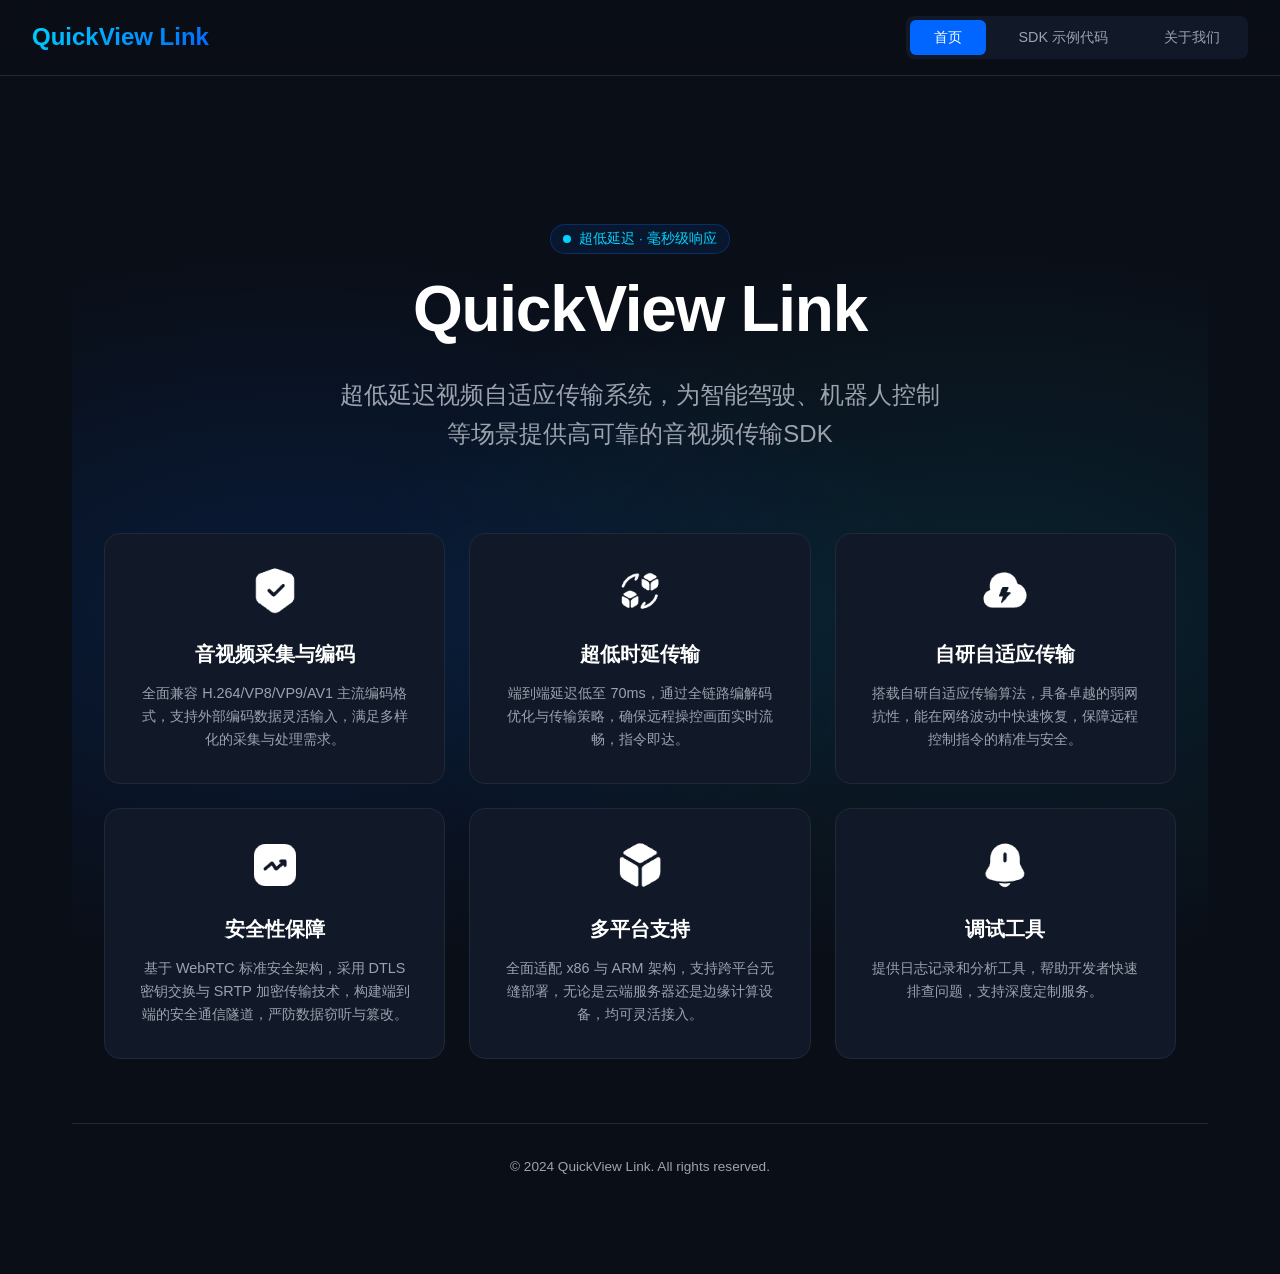
<file: index.html>
<!DOCTYPE html>
<html lang="zh-CN">
<head>
    <meta charset="UTF-8">
    <meta name="viewport" content="width=device-width, initial-scale=1.0, maximum-scale=5.0">
    <title>QuickView Link - 超低延迟视频自适应传输系统</title>
    <link rel="stylesheet" href="css/style.css">
</head>
<body>
    <!-- Navigation -->
    <nav>
        <div class="nav-container">
            <div class="logo">QuickView Link</div>
            <div class="nav-tabs">
                <button class="tab-btn active" data-tab="home">首页</button>
                <button class="tab-btn" data-tab="code">SDK 示例代码</button>
                <button class="tab-btn" data-tab="about">关于我们</button>
            </div>
        </div>
    </nav>

    <!-- Home Tab -->
    <div class="tab-content active" id="home">
        <section class="hero">
            <div class="hero-badge">
                <span>超低延迟 · 毫秒级响应</span>
            </div>
            <h1>QuickView Link</h1>
            <p class="hero-subtitle">超低延迟视频自适应传输系统，为智能驾驶、机器人控制等场景提供高可靠的音视频传输SDK</p>
            
            <div class="features">
                <div class="feature-card">
                    <img src="images/icon-1.png" alt="音视频采集" class="feature-icon">
                    <h3>音视频采集与编码</h3>
                    <p>全面兼容 H.264/VP8/VP9/AV1 主流编码格式，支持外部编码数据灵活输入，满足多样化的采集与处理需求。</p>
                </div>

                <div class="feature-card">
                    <img src="images/icon-2.png" alt="超低延迟" class="feature-icon">
                    <h3>超低时延传输</h3>
                    <p>端到端延迟低至 70ms，通过全链路编解码优化与传输策略，确保远程操控画面实时流畅，指令即达。</p>
                </div>

                <div class="feature-card">
                    <img src="images/icon-3.png" alt="自适应传输" class="feature-icon">
                    <h3>自研自适应传输</h3>
                    <p>搭载自研自适应传输算法，具备卓越的弱网抗性，能在网络波动中快速恢复，保障远程控制指令的精准与安全。</p>
                </div>

                <div class="feature-card">
                    <img src="images/icon-4.png" alt="安全性" class="feature-icon">
                    <h3>安全性保障</h3>
                    <p>基于 WebRTC 标准安全架构，采用 DTLS 密钥交换与 SRTP 加密传输技术，构建端到端的安全通信隧道，严防数据窃听与篡改。</p>
                </div>

                <div class="feature-card">
                    <img src="images/icon-5.png" alt="多设备" class="feature-icon">
                    <h3>多平台支持</h3>
                    <p>全面适配 x86 与 ARM 架构，支持跨平台无缝部署，无论是云端服务器还是边缘计算设备，均可灵活接入。</p>
                </div>

                <div class="feature-card">
                    <img src="images/icon-6.png" alt="调试工具" class="feature-icon">
                    <h3>调试工具</h3>
                    <p>提供日志记录和分析工具，帮助开发者快速排查问题，支持深度定制服务。</p>
                </div>
            </div>
        </section>

        <footer>
            © 2024 QuickView Link. All rights reserved.
        </footer>
    </div>

    <!-- Code Tab -->
    <div class="tab-content" id="code">
        <section class="code-section">
            <h2>SDK 示例代码</h2>
            <div class="code-container">
                <div class="code-header">
                    <span class="code-dot red"></span>
                    <span class="code-dot yellow"></span>
                    <span class="code-dot green"></span>
                    <span class="code-title">quickview-demo.cpp</span>
                </div>
                <pre><code><span class="comment">#include "quickview_api.h"</span>
<span class="comment">#include "reader.h"</span>

<span class="keyword">int</span> main()
{
  std::string addr = <span class="string">"wss://your-server.com/ws/server/signal"</span>;
  std::string room_id = <span class="string">"10"</span>;
  std::string filename = <span class="string">"test.h264"</span>;

  <span class="comment">// 创建QuickView Link客户端实例</span>
  <span class="keyword">auto</span> instance = quickview_sdk::QuickViewClient::Create(addr, room_id, filename);

  <span class="comment">// 添加视频轨道（trackId: 10000）</span>
  instance-&gt;<span class="function">AddTrack</span>(10000);

  <span class="comment">// 创建H264视频读取器</span>
  std::shared_ptr&lt;Reader&gt; m_h264_reader = std::make_shared&lt;H264Reader&gt;(filename, 10);
  m_h264_reader-&gt;<span class="function">SetDataCallback</span>([&amp;instance](<span class="keyword">const</span> <span class="keyword">char</span> *data, <span class="keyword">int</span> size){
    <span class="keyword">static</span> <span class="keyword">int</span> frameId = 0;
    <span class="keyword">if</span>(instance){
      <span class="comment">// 输入视频帧：数据、大小、轨道ID、时间戳、帧ID</span>
      instance-&gt;<span class="function">InputFrame</span>((<span class="keyword">const</span> uint8_t*)data, size, 10000, 200, frameId++);
    }
  });
  m_h264_reader-&gt;<span class="function">Start</span>();

  <span class="comment">// 创建PCM音频读取器（单声道、48kHz、int16）</span>
  std::shared_ptr&lt;Reader&gt; m_pcm_reader = std::make_shared&lt;PCMReader&gt;(<span class="string">"output_mono.pcm"</span>, 10, 960);
  m_pcm_reader-&gt;<span class="function">SetDataCallback</span>([&amp;instance](<span class="keyword">const</span> <span class="keyword">char</span> *data, <span class="keyword">int</span> size){
    <span class="keyword">if</span>(instance){
      instance-&gt;<span class="function">InputAudioData</span>(data, size);
    }
  });
  m_pcm_reader-&gt;<span class="function">Start</span>();

  <span class="comment">// 设置连接回调</span>
  instance-&gt;<span class="function">SetOnConnected</span>([m_h264_reader](){
    m_h264_reader-&gt;<span class="function">ResetToBeginning</span>();
    std::cout &lt;&lt; <span class="string">"和对端建立音视频连接"</span> &lt;&lt; std::endl;
  });

  instance-&gt;<span class="function">SetOnDisconnected</span>([](){
    std::cout &lt;&lt; <span class="string">"和对端断开音视频连接"</span> &lt;&lt; std::endl;
  });

  <span class="comment">// 接收远端音频数据回调</span>
  instance-&gt;<span class="function">setOnAudioFrameReceived</span>([](<span class="keyword">const</span> uint8_t *buffer, <span class="keyword">int</span> size){
    std::cout &lt;&lt; <span class="string">"接收到音频数据"</span> &lt;&lt; std::endl;
  });

  <span class="comment">// 启动SDK</span>
  instance-&gt;<span class="function">Start</span>();

  <span class="comment">// 主循环（实际应用中应根据需要处理）</span>
  <span class="keyword">while</span> (<span class="keyword">true</span>) {
    std::this_thread::sleep_for(std::chrono::milliseconds(10));
  }

  <span class="comment">// 清理资源</span>
  m_h264_reader-&gt;<span class="function">Stop</span>();
  instance-&gt;<span class="function">Stop</span>();

  <span class="keyword">return</span> 0;
}</code></pre>
            </div>
        </section>

        <footer>
            © 2024 QuickView Link. All rights reserved.
        </footer>
    </div>

    <!-- About Tab -->
    <div class="tab-content" id="about">
        <section class="about-section">
            <h2>关于我们</h2>
            <div class="about-content">
                <p>QuickView Link 专注于为智能驾驶、机器人控制、无人机巡检等场景提供超低时延音视频传输解决方案。核心团队深耕音视频编解码、自适应网络传输与实时通信领域多年，致力于为企业客户提供高可靠、易集成、安全合规的 SDK 产品与技术支撑，助力远程操控与实时监控业务高效落地。</p>
                
                <h3>核心优势</h3>
                <ul>
                    <li><strong>超低时延传输：</strong>端到端延迟低至 70ms，全链路优化保障画面实时流畅，指令精准可达</li>
                    <li><strong>自研自适应算法：</strong>智能感知网络波动，弱网环境下快速恢复，确保关键任务不中断</li>
                    <li><strong>多编码多平台支持：</strong>兼容 H.264/VP8/VP9/AV1，全面适配 x86/ARM 架构，灵活部署于云端、边缘与终端设备</li>
                    <li><strong>企业级安全架构：</strong>基于 DTLS+SRTP 端到端加密，符合行业安全规范，严防数据泄露与篡改</li>
                    <li><strong>开放定制服务：</strong>提供 API 级灵活接入与深度定制能力，快速响应企业个性化需求</li>
                </ul>
                
                <h3>目标用户</h3>
                <ul>
                    <li>智能出行：汽车制造商、自动驾驶方案商、车队运营管理平台</li>
                    <li>机器人领域：服务机器人、工业机器人、巡检/安防机器人厂商</li>
                    <li>低空经济：无人机整机厂商、远程飞控平台、空中巡检服务商</li>
                    <li>行业监控：智慧城市、电力巡检、应急指挥等实时监控场景</li>
                </ul>

                <h3>联系我们</h3>
                <p>邮箱：yangpei11@pku.edu.cn</p>

                <div class="stats">
                    <div class="stat-item">
                        <div class="stat-number">70ms</div>
                        <div class="stat-label">超低延迟</div>
                    </div>
                    <div class="stat-item">
                        <div class="stat-number">99.9%</div>
                        <div class="stat-label">传输稳定性</div>
                    </div>
                    <div class="stat-item">
                        <div class="stat-number">DTLS/SRTP</div>
                        <div class="stat-label">安全保障</div>
                    </div>
                </div>
            </div>
        </section>

        <footer>
            © 2024 QuickView Link. All rights reserved.
        </footer>
    </div>

    <script src="js/main.js"></script>
</body>
</html>
</file>
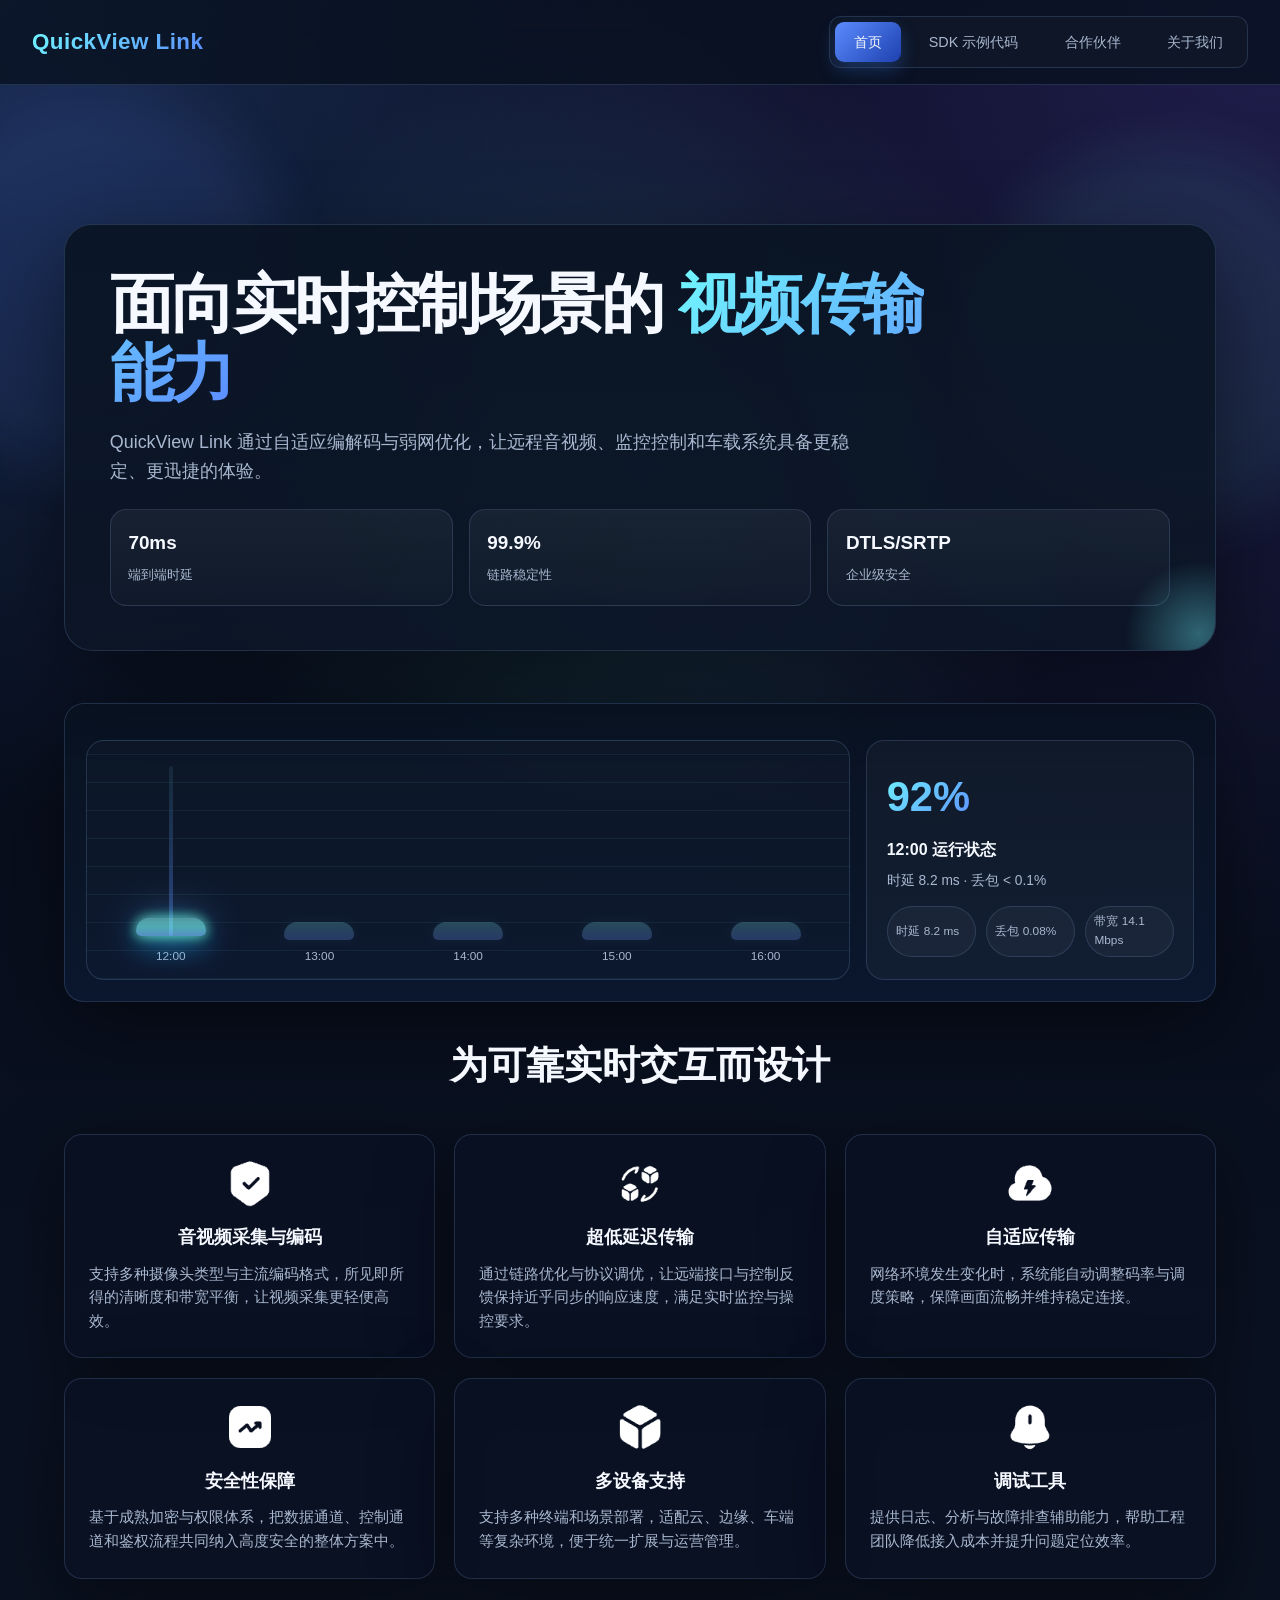
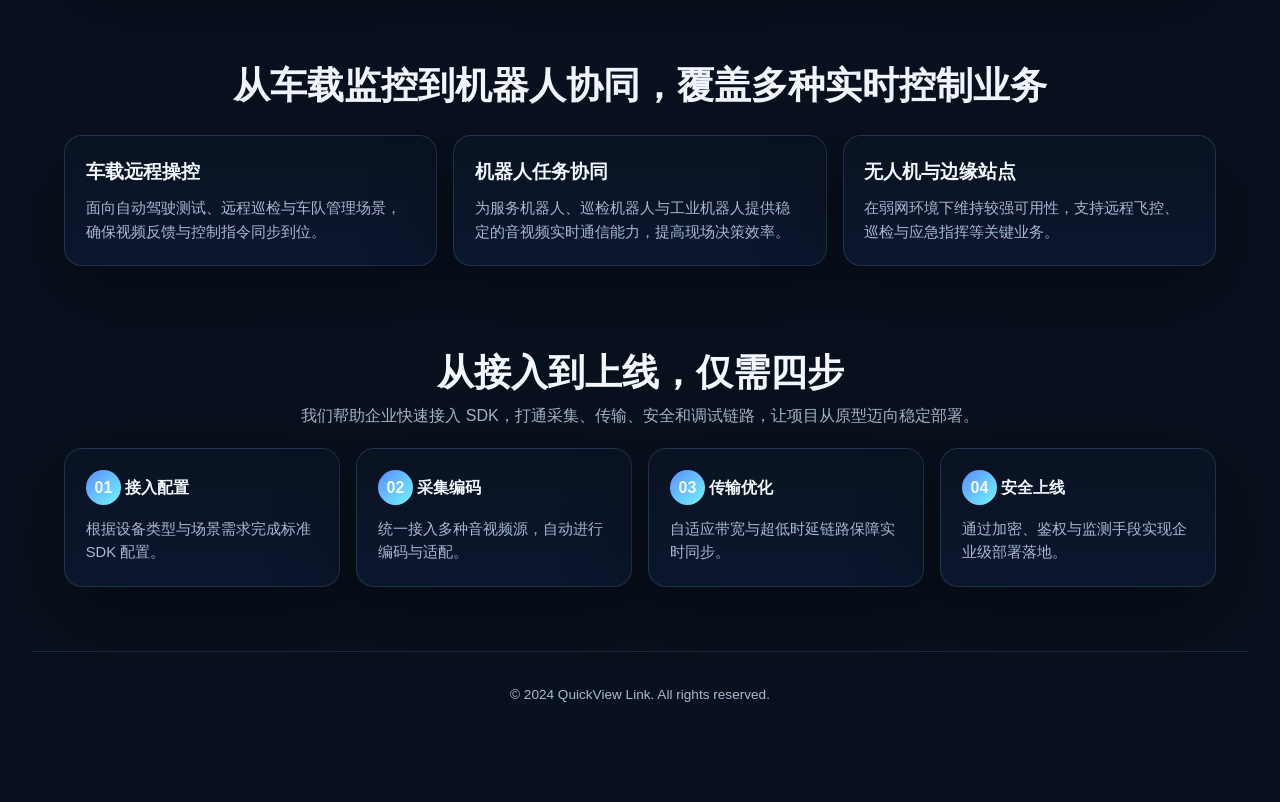
<file: quickview-link/index.html>
<!DOCTYPE html>
<html lang="zh-CN">
<head>
    <meta charset="UTF-8">
    <meta name="viewport" content="width=device-width, initial-scale=1.0, maximum-scale=5.0">
    <title>QuickView Link - 超低延迟视频自适应传输系统</title>
    <link rel="stylesheet" href="css/style.css">
</head>
<body>
    <nav>
        <div class="nav-container">
            <div class="logo">QuickView Link</div>
            <div class="nav-tabs">
                <a class="tab-btn active" href="#home" data-tab="home">首页</a>
                <a class="tab-btn" href="#code" data-tab="code">SDK 示例代码</a>
                <a class="tab-btn" href="partners.html" data-tab="partners">合作伙伴</a>
                <a class="tab-btn" href="#about" data-tab="about">关于我们</a>
            </div>
        </div>
    </nav>

    <div class="tab-content active" id="home">
        <section class="hero">
            <div class="hero-grid">
                <div class="hero-copy">
                    
                    <h1>面向实时控制场景的 <span>视频传输能力</span></h1>
                    <p class="hero-subtitle">QuickView Link 通过自适应编解码与弱网优化，让远程音视频、监控控制和车载系统具备更稳定、更迅捷的体验。</p>

                    <div class="hero-stats">
                        <div class="mini-stat">
                            <strong>70ms</strong>
                            <span>端到端时延</span>
                        </div>
                        <div class="mini-stat">
                            <strong>99.9%</strong>
                            <span>链路稳定性</span>
                        </div>
                        <div class="mini-stat">
                            <strong>DTLS/SRTP</strong>
                            <span>企业级安全</span>
                        </div>
                    </div>
                </div>
            </div>

            <div class="analytics-section">
                <div class="analytics-header">
                </div>

                <div class="chart-card">
                    <div class="chart-legend">
                    
                    </div>

                    <div class="chart-grid">
                        <div class="chart-bars" aria-label="实时链路性能图表">
                            <button class="chart-bar active" data-label="12:00" data-score="92" data-note="时延 8.2 ms · 丢包 < 0.1%">
                                <span class="chart-fill"></span>
                                <span class="chart-time">12:00</span>
                            </button>
                            <button class="chart-bar" data-label="13:00" data-score="84" data-note="时延 10.4 ms · 带宽波动平稳">
                                <span class="chart-fill"></span>
                                <span class="chart-time">13:00</span>
                            </button>
                            <button class="chart-bar" data-label="14:00" data-score="78" data-note="时延 11.0 ms · 负载恢复中">
                                <span class="chart-fill"></span>
                                <span class="chart-time">14:00</span>
                            </button>
                            <button class="chart-bar" data-label="15:00" data-score="89" data-note="时延 9.1 ms · 传输稳定率提升">
                                <span class="chart-fill"></span>
                                <span class="chart-time">15:00</span>
                            </button>
                            <button class="chart-bar" data-label="16:00" data-score="96" data-note="时延 7.8 ms · 关键链路最优">
                                <span class="chart-fill"></span>
                                <span class="chart-time">16:00</span>
                            </button>
                        </div>

                        <div class="chart-detail" id="chart-detail">
                            <div class="detail-score">92%</div>
                            <div class="detail-title">12:00 运行状态</div>
                            <div class="detail-note">时延 8.2 ms · 丢包 < 0.1%</div>
                            <div class="detail-meta">
                                <span id="detail-latency">时延 8.2 ms</span>
                                <span id="detail-loss">丢包 0.08%</span>
                                <span id="detail-bandwidth">带宽 14.1 Mbps</span>
                            </div>
                        </div>
                    </div>
                </div>
            </div>

            <div class="feature-intro" id="features">
                
                <h2>为可靠实时交互而设计</h2>
            </div>

            <div class="features">
                <div class="feature-card">
                    <img src="../images/icon-1.png" alt="音视频采集" class="feature-icon">
                    <h3>音视频采集与编码</h3>
                    <p>支持多种摄像头类型与主流编码格式，所见即所得的清晰度和带宽平衡，让视频采集更轻便高效。</p>
                </div>

                <div class="feature-card">
                    <img src="../images/icon-2.png" alt="超低延迟" class="feature-icon">
                    <h3>超低延迟传输</h3>
                    <p>通过链路优化与协议调优，让远端接口与控制反馈保持近乎同步的响应速度，满足实时监控与操控要求。</p>
                </div>

                <div class="feature-card">
                    <img src="../images/icon-3.png" alt="自适应传输" class="feature-icon">
                    <h3>自适应传输</h3>
                    <p>网络环境发生变化时，系统能自动调整码率与调度策略，保障画面流畅并维持稳定连接。</p>
                </div>

                <div class="feature-card">
                    <img src="../images/icon-4.png" alt="安全性" class="feature-icon">
                    <h3>安全性保障</h3>
                    <p>基于成熟加密与权限体系，把数据通道、控制通道和鉴权流程共同纳入高度安全的整体方案中。</p>
                </div>

                <div class="feature-card">
                    <img src="../images/icon-5.png" alt="多设备" class="feature-icon">
                    <h3>多设备支持</h3>
                    <p>支持多种终端和场景部署，适配云、边缘、车端等复杂环境，便于统一扩展与运营管理。</p>
                </div>

                <div class="feature-card">
                    <img src="../images/icon-6.png" alt="调试工具" class="feature-icon">
                    <h3>调试工具</h3>
                    <p>提供日志、分析与故障排查辅助能力，帮助工程团队降低接入成本并提升问题定位效率。</p>
                </div>
            </div>

            <div class="showcase-section">
                <div class="showcase-intro">
                    <h2>从车载监控到机器人协同，覆盖多种实时控制业务</h2>
                </div>

                <div class="scenario-grid">
                    <article class="scenario-card">
                        <h3>车载远程操控</h3>
                        <p>面向自动驾驶测试、远程巡检与车队管理场景，确保视频反馈与控制指令同步到位。</p>
                    </article>
                    <article class="scenario-card">
                        <h3>机器人任务协同</h3>
                        <p>为服务机器人、巡检机器人与工业机器人提供稳定的音视频实时通信能力，提高现场决策效率。</p>
                    </article>
                    <article class="scenario-card">
                        <h3>无人机与边缘站点</h3>
                        <p>在弱网环境下维持较强可用性，支持远程飞控、巡检与应急指挥等关键业务。</p>
                    </article>
                </div>
            </div>

            <div class="workflow-section">
                <div class="workflow-copy">
            
                    <h2>从接入到上线，仅需四步</h2>
                    <p>我们帮助企业快速接入 SDK，打通采集、传输、安全和调试链路，让项目从原型迈向稳定部署。</p>
                </div>

                <div class="workflow-grid">
                    <div class="workflow-step">
                        <span>01</span>
                        <strong> 接入配置</strong>
                        <p>根据设备类型与场景需求完成标准 SDK 配置。</p>
                    </div>
                    <div class="workflow-step">
                        <span>02</span>
                        <strong> 采集编码</strong>
                        <p>统一接入多种音视频源，自动进行编码与适配。</p>
                    </div>
                    <div class="workflow-step">
                        <span>03</span>
                        <strong> 传输优化</strong>
                        <p>自适应带宽与超低时延链路保障实时同步。</p>
                    </div>
                    <div class="workflow-step">
                        <span>04</span>
                        <strong>安全上线</strong>
                        <p>通过加密、鉴权与监测手段实现企业级部署落地。</p>
                    </div>
                </div>
            </div>
        </section>

        <footer>
            © 2024 QuickView Link. All rights reserved.
        </footer>
    </div>

    <div class="tab-content" id="code">
        <section class="code-section">
            <h2>SDK 示例代码</h2>
            <div class="code-container">
                <div class="code-header">
                    <span class="code-dot red"></span>
                    <span class="code-dot yellow"></span>
                    <span class="code-dot green"></span>
                    <span class="code-title">quickview-demo.cpp</span>
                </div>
                <pre><code><span class="comment">#include "quickview_api.h"</span>
<span class="comment">#include "reader.h"</span>

<span class="keyword">int</span> main()
{
  std::string addr = <span class="string">"wss://your-server.com/ws/server/signal"</span>;
  std::string room_id = <span class="string">"10"</span>;
  std::string filename = <span class="string">"test.h264"</span>;

  <span class="comment">// 创建QuickView Link客户端实例</span>
  <span class="keyword">auto</span> instance = quickview_sdk::QuickViewClient::Create(addr, room_id, filename);

  <span class="comment">// 添加视频轨道（trackId: 10000）</span>
  instance-&gt;<span class="function">AddTrack</span>(10000);

  <span class="comment">// 创建H264视频读取器</span>
  std::shared_ptr&lt;Reader&gt; m_h264_reader = std::make_shared&lt;H264Reader&gt;(filename, 10);
  m_h264_reader-&gt;<span class="function">SetDataCallback</span>([&amp;instance](<span class="keyword">const</span> <span class="keyword">char</span> *data, <span class="keyword">int</span> size){
    <span class="keyword">static</span> <span class="keyword">int</span> frameId = 0;
    <span class="keyword">if</span>(instance){
      <span class="comment">// 输入视频帧：数据、大小、轨道ID、时间戳、帧ID</span>
      instance-&gt;<span class="function">InputFrame</span>((<span class="keyword">const</span> uint8_t*)data, size, 10000, 200, frameId++);
    }
  });
  m_h264_reader-&gt;<span class="function">Start</span>();

  <span class="comment">// 创建PCM音频读取器（单声道、48kHz、int16）</span>
  std::shared_ptr&lt;Reader&gt; m_pcm_reader = std::make_shared&lt;PCMReader&gt;(<span class="string">"output_mono.pcm"</span>, 10, 960);
  m_pcm_reader-&gt;<span class="function">SetDataCallback</span>([&amp;instance](<span class="keyword">const</span> <span class="keyword">char</span> *data, <span class="keyword">int</span> size){
    <span class="keyword">if</span>(instance){
      instance-&gt;<span class="function">InputAudioData</span>(data, size);
    }
  });
  m_pcm_reader-&gt;<span class="function">Start</span>();

  <span class="comment">// 设置连接回调</span>
  instance-&gt;<span class="function">SetOnConnected</span>([m_h264_reader](){
    m_h264_reader-&gt;<span class="function">ResetToBeginning</span>();
    std::cout &lt;&lt; <span class="string">"和对端建立音视频连接"</span> &lt;&lt; std::endl;
  });

  instance-&gt;<span class="function">SetOnDisconnected</span>([](){
    std::cout &lt;&lt; <span class="string">"和对端断开音视频连接"</span> &lt;&lt; std::endl;
  });

  <span class="comment">// 接收远端音频数据回调</span>
  instance-&gt;<span class="function">setOnAudioFrameReceived</span>([](<span class="keyword">const</span> uint8_t *buffer, <span class="keyword">int</span> size){
    std::cout &lt;&lt; <span class="string">"接收到音频数据"</span> &lt;&lt; std::endl;
  });

  <span class="comment">// 启动SDK</span>
  instance-&gt;<span class="function">Start</span>();

  <span class="comment">// 主循环（实际应用中应根据需要处理）</span>
  <span class="keyword">while</span> (<span class="keyword">true</span>) {
    std::this_thread::sleep_for(std::chrono::milliseconds(10));
  }

  <span class="comment">// 清理资源</span>
  m_h264_reader-&gt;<span class="function">Stop</span>();
  instance-&gt;<span class="function">Stop</span>();

  <span class="keyword">return</span> 0;
}</code></pre>
            </div>
        </section>

        <footer>
            © 2024 QuickView Link. All rights reserved.
        </footer>
    </div>

    <div class="tab-content" id="about">
        <section class="about-section">
            <h2>关于我们</h2>
            <div class="about-content">
                <p>QuickView Link 专注于为智能驾驶、机器人控制、无人机巡检等场景提供超低时延音视频传输解决方案。核心团队深耕音视频编解码、自适应网络传输与实时通信领域多年，致力于为企业客户提供高可靠、易集成、安全合规的 SDK 产品与技术支撑，助力远程操控与实时监控业务高效落地。</p>
                
                <h3>核心优势</h3>
                <ul>
                    <li><strong>超低时延传输：</strong>端到端延迟低至 70ms，全链路优化保障画面实时流畅，指令精准可达</li>
                    <li><strong>自研自适应算法：</strong>智能感知网络波动，弱网环境下快速恢复，确保关键任务不中断</li>
                    <li><strong>多编码多平台支持：</strong>兼容 H.264/VP8/VP9/AV1，全面适配 x86/ARM 架构，灵活部署于云端、边缘与终端设备</li>
                    <li><strong>企业级安全架构：</strong>基于 DTLS+SRTP 端到端加密，符合行业安全规范，严防数据泄露与篡改</li>
                    <li><strong>开放定制服务：</strong>提供 API 级灵活接入与深度定制能力，快速响应企业个性化需求</li>
                </ul>
                
                <h3>目标用户</h3>
                <ul>
                    <li>智能出行：汽车制造商、自动驾驶方案商、车队运营管理平台</li>
                    <li>机器人领域：服务机器人、工业机器人、巡检/安防机器人厂商</li>
                    <li>低空经济：无人机整机厂商、远程飞控平台、空中巡检服务商</li>
                    <li>行业监控：智慧城市、电力巡检、应急指挥等实时监控场景</li>
                </ul>

                <h3>联系我们</h3>
                <p>邮箱：yangpei11@pku.edu.cn</p>

                <div class="stats">
                    <div class="stat-item">
                        <div class="stat-number">70ms</div>
                        <div class="stat-label">超低延迟</div>
                    </div>
                    <div class="stat-item">
                        <div class="stat-number">99.9%</div>
                        <div class="stat-label">传输稳定性</div>
                    </div>
                    <div class="stat-item">
                        <div class="stat-number">DTLS/SRTP</div>
                        <div class="stat-label">安全保障</div>
                    </div>
                </div>
            </div>
        </section>

        <footer>
            © 2024 QuickView Link. All rights reserved.
        </footer>
    </div>

    <script src="js/main.js"></script>
</body>
</html>
</file>
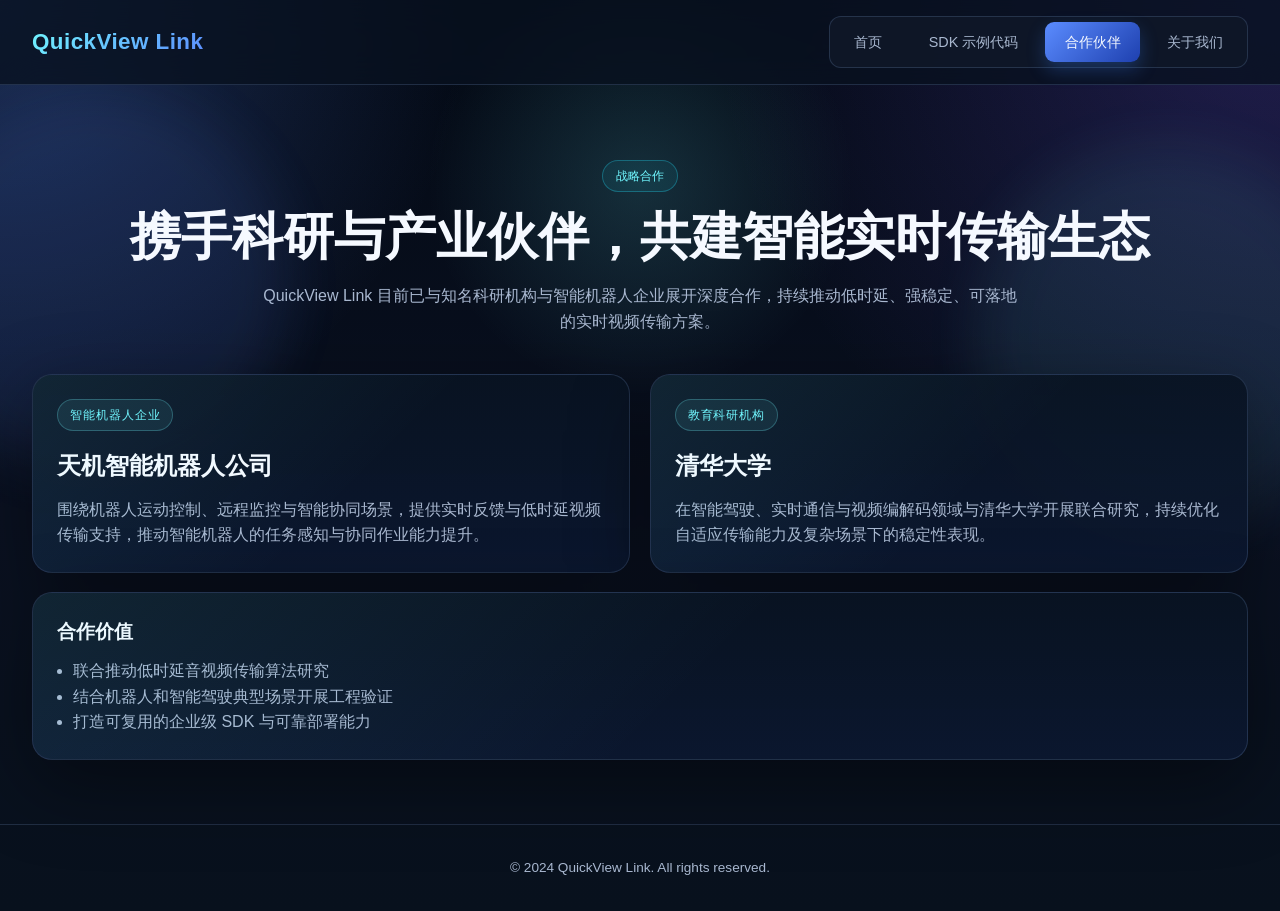
<file: quickview-link/partners.html>
<!DOCTYPE html>
<html lang="zh-CN">
<head>
    <meta charset="UTF-8">
    <meta name="viewport" content="width=device-width, initial-scale=1.0, maximum-scale=5.0">
    <title>QuickView Link - 合作伙伴</title>
    <link rel="stylesheet" href="css/style.css">
</head>
<body>
    <nav>
        <div class="nav-container">
            <div class="logo">QuickView Link</div>
            <div class="nav-tabs">
                <a class="tab-btn" href="index.html#home">首页</a>
                <a class="tab-btn" href="index.html#code">SDK 示例代码</a>
                <a class="tab-btn active" href="partners.html">合作伙伴</a>
                <a class="tab-btn" href="index.html#about">关于我们</a>
            </div>
        </div>
    </nav>

    <main class="partner-page">
        <section class="partner-hero">
            <span class="section-label">战略合作</span>
            <h1>携手科研与产业伙伴，共建智能实时传输生态</h1>
            <p>QuickView Link 目前已与知名科研机构与智能机器人企业展开深度合作，持续推动低时延、强稳定、可落地的实时视频传输方案。</p>
        </section>

        <section class="partner-grid">
            <article class="partner-card">
                <div class="partner-badge">智能机器人企业</div>
                <h2>天机智能机器人公司</h2>
                <p>围绕机器人运动控制、远程监控与智能协同场景，提供实时反馈与低时延视频传输支持，推动智能机器人的任务感知与协同作业能力提升。</p>
            </article>

            <article class="partner-card">
                <div class="partner-badge">教育科研机构</div>
                <h2>清华大学</h2>
                <p>在智能驾驶、实时通信与视频编解码领域与清华大学开展联合研究，持续优化自适应传输能力及复杂场景下的稳定性表现。</p>
            </article>
        </section>

        <section class="partner-detail">
            <div class="partner-detail-card">
                <h3>合作价值</h3>
                <ul>
                    <li>联合推动低时延音视频传输算法研究</li>
                    <li>结合机器人和智能驾驶典型场景开展工程验证</li>
                    <li>打造可复用的企业级 SDK 与可靠部署能力</li>
                </ul>
            </div>
        </section>
    </main>

    <footer>
        © 2024 QuickView Link. All rights reserved.
    </footer>
</body>
</html>
</file>
<file: css/style.css>
* {
    margin: 0;
    padding: 0;
    box-sizing: border-box;
}

:root {
    --primary: #0066FF;
    --primary-dark: #0052CC;
    --accent: #00D4FF;
    --bg-dark: #0A0E17;
    --bg-card: #111827;
    --text-white: #FFFFFF;
    --text-gray: #9CA3AF;
    --border: #1F2937;
}

body {
    font-family: -apple-system, BlinkMacSystemFont, 'Segoe UI', Roboto, 'Helvetica Neue', Arial, sans-serif;
    background: var(--bg-dark);
    color: var(--text-white);
    line-height: 1.6;
}

/* Navigation */
nav {
    position: fixed;
    top: 0;
    left: 0;
    right: 0;
    z-index: 1000;
    background: rgba(10, 14, 23, 0.9);
    backdrop-filter: blur(20px);
    border-bottom: 1px solid var(--border);
}

.nav-container {
    max-width: 1400px;
    margin: 0 auto;
    padding: 1rem 2rem;
    display: flex;
    justify-content: space-between;
    align-items: center;
}

.logo {
    font-size: 1.5rem;
    font-weight: 700;
    background: linear-gradient(135deg, var(--accent), var(--primary));
    -webkit-background-clip: text;
    -webkit-text-fill-color: transparent;
    background-clip: text;
}

.nav-tabs {
    display: flex;
    gap: 0.5rem;
    background: var(--bg-card);
    padding: 0.25rem;
    border-radius: 8px;
}

.tab-btn {
    padding: 0.5rem 1.5rem;
    border: none;
    background: transparent;
    color: var(--text-gray);
    cursor: pointer;
    border-radius: 6px;
    transition: all 0.3s ease;
    font-size: 0.9rem;
}

.tab-btn.active {
    background: var(--primary);
    color: var(--text-white);
}

.tab-btn:hover:not(.active) {
    color: var(--text-white);
}

/* Hero Section */
.hero {
    min-height: 100vh;
    padding: 8rem 2rem 4rem;
    background: 
        radial-gradient(ellipse at 20% 50%, rgba(0, 102, 255, 0.15) 0%, transparent 50%),
        radial-gradient(ellipse at 80% 50%, rgba(0, 212, 255, 0.1) 0%, transparent 50%),
        var(--bg-dark);
    display: flex;
    flex-direction: column;
    align-items: center;
    text-align: center;
}

.hero-badge {
    display: inline-flex;
    align-items: center;
    gap: 0.5rem;
    padding: 3px 12px;
    background: rgba(0, 102, 255, 0.1);
    border: 1px solid rgba(0, 102, 255, 0.3);
    border-radius: 50px;
    font-size: 0.85rem;
    color: var(--accent);
    margin-bottom: 4px;
}

.hero-badge::before {
    content: '';
    width: 8px;
    height: 8px;
    background: var(--accent);
    border-radius: 50%;
    animation: pulse 2s infinite;
}

@keyframes pulse {
    0%, 100% { opacity: 1; }
    50% { opacity: 0.5; }
}

.hero h1 {
    font-size: 4rem;
    font-weight: 800;
    margin-bottom: 1rem;
    letter-spacing: -0.02em;
}

.hero h1 span {
    background: linear-gradient(135deg, var(--accent), var(--primary));
    -webkit-background-clip: text;
    -webkit-text-fill-color: transparent;
    background-clip: text;
}

.hero-subtitle {
    font-size: 1.5rem;
    color: var(--text-gray);
    max-width: 600px;
    margin-bottom: 3rem;
}

/* Features Grid */
.features {
    display: grid;
    grid-template-columns: repeat(auto-fit, minmax(300px, 1fr));
    gap: 1.5rem;
    max-width: 1200px;
    width: 100%;
    margin-top: 2rem;
}

.feature-card {
    background: var(--bg-card);
    border: 1px solid var(--border);
    border-radius: 16px;
    padding: 2rem;
    transition: all 0.3s ease;
    position: relative;
    overflow: hidden;
}

.feature-card::before {
    content: '';
    position: absolute;
    top: 0;
    left: 0;
    right: 0;
    height: 3px;
    background: linear-gradient(90deg, var(--accent), var(--primary));
    opacity: 0;
    transition: opacity 0.3s ease;
}

.feature-card:hover {
    transform: translateY(-4px);
    border-color: var(--primary);
}

.feature-card:hover::before {
    opacity: 1;
}

.feature-icon {
    width: 48px;
    height: 48px;
    margin: 0 auto 1.5rem;
    display: block;
}

.feature-card h3 {
    font-size: 1.25rem;
    margin-bottom: 0.75rem;
    text-align: center;
}

.feature-card p {
    color: var(--text-gray);
    font-size: 0.9rem;
}

/* Tab Content */
.tab-content {
    display: none;
    max-width: 1200px;
    width: 100%;
    margin: 0 auto;
    padding: 6rem 2rem 4rem;
}

.tab-content.active {
    display: block;
    animation: fadeIn 0.3s ease;
}

@keyframes fadeIn {
    from { opacity: 0; transform: translateY(10px); }
    to { opacity: 1; transform: translateY(0); }
}

/* Code Section */
.code-section h2 {
    font-size: 2rem;
    margin-bottom: 2rem;
    text-align: center;
}

.code-container {
    background: var(--bg-card);
    border: 1px solid var(--border);
    border-radius: 16px;
    overflow: hidden;
}

.code-header {
    display: flex;
    align-items: center;
    gap: 0.5rem;
    padding: 1rem 1.5rem;
    background: rgba(0, 0, 0, 0.3);
    border-bottom: 1px solid var(--border);
}

.code-dot {
    width: 12px;
    height: 12px;
    border-radius: 50%;
}

.code-dot.red { background: #FF5F56; }
.code-dot.yellow { background: #FFBD2E; }
.code-dot.green { background: #27C93F; }

.code-title {
    margin-left: 1rem;
    color: var(--text-gray);
    font-size: 0.85rem;
}

pre {
    padding: 1.5rem;
    overflow-x: auto;
    font-family: 'Monaco', 'Menlo', 'Ubuntu Mono', monospace;
    font-size: 0.9rem;
    line-height: 1.8;
}

code {
    color: #E5E7EB;
}

.keyword { color: #C792EA; }
.string { color: #C3E88D; }
.function { color: #82AAFF; }
.comment { color: #546E7A; }
.number { color: #F78C6C; }

/* About Section */
.about-section h2 {
    font-size: 2rem;
    margin-bottom: 2rem;
    text-align: center;
}

.about-content {
    background: var(--bg-card);
    border: 1px solid var(--border);
    border-radius: 16px;
    padding: 3rem;
}

.about-content h3 {
    font-size: 1.5rem;
    margin-bottom: 1rem;
    color: var(--accent);
}

.about-content p {
    color: var(--text-gray);
    margin-bottom: 1.5rem;
}

.stats {
    display: grid;
    grid-template-columns: repeat(3, 1fr);
    gap: 2rem;
    margin-top: 3rem;
    padding-top: 2rem;
    border-top: 1px solid var(--border);
}

.stat-item {
    text-align: center;
}

.stat-number {
    font-size: 3rem;
    font-weight: 700;
    background: linear-gradient(135deg, var(--accent), var(--primary));
    -webkit-background-clip: text;
    -webkit-text-fill-color: transparent;
    background-clip: text;
}

.stat-label {
    color: var(--text-gray);
    font-size: 0.9rem;
}

/* Footer */
footer {
    text-align: center;
    padding: 2rem;
    color: var(--text-gray);
    font-size: 0.85rem;
    border-top: 1px solid var(--border);
}

/* Responsive - Mobile */
@media (max-width: 768px) {
    /* Navigation */
    .nav-container {
        padding: 0.75rem 1rem;
        flex-wrap: wrap;
    }
    
    .logo {
        font-size: 1.1rem;
    }
    
    .nav-tabs {
        width: 100%;
        justify-content: center;
        margin-top: 0.5rem;
    }
    
    .tab-btn {
        padding: 0.4rem 0.8rem;
        font-size: 0.8rem;
    }
    
    /* Hero */
    .hero {
        padding: 6rem 1rem 3rem;
        min-height: auto;
    }
    
    .hero h1 {
        font-size: 2rem;
        line-height: 1.2;
    }
    
    .hero-subtitle {
        font-size: 0.95rem;
        padding: 0 0.5rem;
    }
    
    .hero-badge {
        font-size: 0.75rem;
        padding: 4px 10px;
    }
    
    /* Features */
    .features {
        grid-template-columns: 1fr;
        gap: 1rem;
        padding: 0 0.5rem;
    }
    
    .feature-card {
        padding: 1.25rem;
    }
    
    .feature-icon {
        width: 40px;
        height: 40px;
    }
    
    .feature-card h3 {
        font-size: 1.1rem;
    }
    
    .feature-card p {
        font-size: 0.85rem;
    }
    
    /* Tab Content */
    .tab-content {
        padding: 5rem 1rem 2rem;
    }
    
    /* Code Section */
    .code-section h2 {
        font-size: 1.5rem;
    }
    
    pre {
        padding: 1rem;
        font-size: 0.8rem;
        line-height: 1.6;
    }
    
    /* About Section */
    .about-section h2 {
        font-size: 1.5rem;
    }
    
    .about-content {
        padding: 1.5rem;
    }
    
    .about-content h3 {
        font-size: 1.2rem;
    }
    
    .about-content p {
        font-size: 0.9rem;
    }
    
    .stats {
        grid-template-columns: 1fr;
        gap: 1.5rem;
    }
    
    .stat-number {
        font-size: 2rem;
    }
    
    /* Footer */
    footer {
        padding: 1.5rem 1rem;
        font-size: 0.8rem;
    }
}

/* Small mobile */
@media (max-width: 480px) {
    .hero h1 {
        font-size: 1.6rem;
    }
    
    .hero-subtitle {
        font-size: 0.85rem;
    }
    
    .nav-tabs {
        gap: 0.25rem;
    }
    
    .tab-btn {
        padding: 0.35rem 0.6rem;
        font-size: 0.75rem;
    }
    
    .feature-card {
        padding: 1rem;
    }
    
    .feature-card h3 {
        font-size: 1rem;
    }
    
    .feature-card p {
        font-size: 0.8rem;
    }
}

ul { list-style: none; padding-left: 0; }
li { list-style: none; }

.about-content h3 {
  margin-top: 40px;
  margin-bottom: 20px;
}

.about-content p {
  margin-bottom: 20px;
}
</file>
<file: quickview-link/css/style.css>
* {
    margin: 0;
    padding: 0;
    box-sizing: border-box;
}

:root {
    --primary: #5b8cff;
    --primary-dark: #2745c8;
    --accent: #71f7ff;
    --accent-2: #7c5cff;
    --bg-dark: #050b17;
    --bg-card: rgba(10, 18, 36, 0.82);
    --bg-soft: rgba(12, 23, 44, 0.92);
    --text-white: #f5f9ff;
    --text-gray: #a9b8d0;
    --border: rgba(130, 166, 218, 0.2);
    --shadow: 0 24px 80px rgba(0, 0, 0, 0.42);
}

html {
    scroll-behavior: smooth;
}

body {
    font-family: -apple-system, BlinkMacSystemFont, 'Segoe UI', Roboto, 'Helvetica Neue', Arial, sans-serif;
    background:
        radial-gradient(circle at top left, rgba(91, 140, 255, 0.28), transparent 30%),
        radial-gradient(circle at top right, rgba(124, 92, 255, 0.24), transparent 36%),
        radial-gradient(circle at 50% 20%, rgba(113, 247, 255, 0.15), transparent 22%),
        linear-gradient(180deg, #030914 0%, #0a1121 56%, #08111d 100%);
    color: var(--text-white);
    line-height: 1.6;
    overflow-x: hidden;
}

body::before,
body::after {
    content: '';
    position: fixed;
    width: 24rem;
    height: 24rem;
    border-radius: 50%;
    filter: blur(30px);
    z-index: -1;
    pointer-events: none;
    opacity: 0.45;
}

body::before {
    top: 10%;
    left: -6rem;
    background: rgba(91, 140, 255, 0.24);
    animation: drift 12s linear infinite;
}

body::after {
    top: 16%;
    right: -5rem;
    background: rgba(113, 247, 255, 0.18);
    animation: drift 14s linear infinite reverse;
}

@keyframes drift {
    0% { transform: translate3d(0, 0, 0) scale(1); }
    50% { transform: translate3d(1rem, -1rem, 0) scale(1.07); }
    100% { transform: translate3d(0, 0, 0) scale(1); }
}

nav {
    position: fixed;
    top: 0;
    left: 0;
    right: 0;
    z-index: 1000;
    background: rgba(8, 17, 31, 0.78);
    backdrop-filter: blur(18px);
    border-bottom: 1px solid var(--border);
}

.nav-container {
    max-width: 1280px;
    margin: 0 auto;
    padding: 1rem 2rem;
    display: flex;
    justify-content: space-between;
    align-items: center;
}

.logo {
    font-size: 1.4rem;
    font-weight: 800;
    letter-spacing: 0.02em;
    background: linear-gradient(135deg, var(--accent), var(--primary));
    -webkit-background-clip: text;
    -webkit-text-fill-color: transparent;
    background-clip: text;
}

.nav-tabs {
    display: flex;
    gap: 0.5rem;
    background: rgba(16, 24, 40, 0.9);
    padding: 0.3rem;
    border-radius: 12px;
    border: 1px solid var(--border);
    align-items: center;
}

.tab-btn {
    padding: 0.55rem 1.2rem;
    border: none;
    background: transparent;
    color: var(--text-gray);
    cursor: pointer;
    border-radius: 9px;
    transition: all 0.25s ease;
    font-size: 0.9rem;
    text-decoration: none;
}

.tab-btn.active {
    background: linear-gradient(135deg, var(--primary), #1e40af);
    color: var(--text-white);
    box-shadow: 0 8px 18px rgba(59, 130, 246, 0.28);
}

.tab-btn:hover:not(.active) {
    color: var(--text-white);
    background: rgba(255, 255, 255, 0.04);
}

.hero {
    min-height: 100vh;
    padding: 8rem 2rem 4rem;
    display: flex;
    flex-direction: column;
    gap: 2rem;
}

.hero-grid {
    max-width: 1280px;
    margin: 0 auto;
    width: 100%;
    display: grid;
    grid-template-columns: 1fr;
    gap: 1.5rem;
    align-items: stretch;
    position: relative;
}

.hero-copy,
.hero-panel,
.feature-card,
.about-content,
.code-container {
    border: 1px solid var(--border);
    box-shadow: var(--shadow);
}

.hero-copy {
    max-width: 1280px;
    width: 100%;
    margin: 0 auto;
    background:
        linear-gradient(180deg, rgba(9, 19, 34, 0.9), rgba(12, 22, 39, 0.9)),
        radial-gradient(circle at top right, rgba(113, 247, 255, 0.12), transparent 45%);
    border-radius: 28px;
    padding: 2.8rem;
    overflow: hidden;
    position: relative;
    display: flex;
    flex-direction: column;
    justify-content: center;
    gap: 1rem;
}

.hero-copy::after {
    content: '';
    position: absolute;
    inset: auto -4rem -4rem auto;
    width: 10rem;
    height: 10rem;
    border-radius: 50%;
    background: radial-gradient(circle, rgba(113, 247, 255, 0.35), transparent 65%);
    pointer-events: none;
    animation: pulse 5s infinite ease-in-out;
}

.hero-badge {
    display: inline-flex;
    align-items: center;
    gap: 0.5rem;
    padding: 0.35rem 0.9rem;
    background: rgba(34, 211, 238, 0.08);
    border: 1px solid rgba(34, 211, 238, 0.32);
    border-radius: 999px;
    font-size: 0.85rem;
    color: var(--accent);
    margin-bottom: 1rem;
}

.hero-badge::before {
    content: '';
    width: 8px;
    height: 8px;
    border-radius: 50%;
    background: var(--accent);
    animation: pulse 2s infinite;
}

@keyframes pulse {
    0%, 100% { opacity: 1; transform: scale(1); }
    50% { opacity: 0.45; transform: scale(0.92); }
}

.hero h1 {
    max-width: 820px;
    font-size: clamp(2.6rem, 5vw, 4.3rem);
    line-height: 1.08;
    font-weight: 800;
    margin-bottom: 0.25rem;
    letter-spacing: -0.04em;
}

.hero h1 span {
    background: linear-gradient(135deg, var(--accent), var(--primary));
    -webkit-background-clip: text;
    -webkit-text-fill-color: transparent;
    background-clip: text;
}

.hero-subtitle {
    max-width: 760px;
    font-size: 1.12rem;
    color: var(--text-gray);
    margin-bottom: 0.5rem;
}

.hero-actions {
    display: flex;
    gap: 0.9rem;
    flex-wrap: wrap;
    margin-bottom: 1.8rem;
}

.hero-actions a,
.hero-actions button {
    position: relative;
    overflow: hidden;
}

.hero-actions a::before,
.hero-actions button::before {
    content: '';
    position: absolute;
    inset: 0;
    background: linear-gradient(120deg, transparent, rgba(255,255,255,0.18), transparent);
    transform: translateX(-100%);
    transition: transform 0.6s ease;
}

.hero-actions a:hover::before,
.hero-actions button:hover::before {
    transform: translateX(100%);
}

.primary-btn,
.secondary-btn {
    display: inline-flex;
    align-items: center;
    justify-content: center;
    padding: 0.85rem 1.35rem;
    border-radius: 12px;
    text-decoration: none;
    font-weight: 700;
    cursor: pointer;
    transition: transform 0.2s ease, box-shadow 0.2s ease, background 0.2s ease;
}

.primary-btn {
    background: linear-gradient(135deg, var(--primary), #1d4ed8);
    color: #fff;
    box-shadow: 0 12px 24px rgba(59, 130, 246, 0.26);
}

.secondary-btn {
    border: 1px solid var(--border);
    background: rgba(255, 255, 255, 0.03);
    color: var(--text-white);
}

.primary-btn:hover,
.secondary-btn:hover {
    transform: translateY(-2px);
}

.hero-stats {
    display: grid;
    grid-template-columns: repeat(3, minmax(0, 1fr));
    gap: 1rem;
}

.mini-stat {
    padding: 1.1rem;
    border-radius: 16px;
    background: linear-gradient(180deg, rgba(255, 255, 255, 0.05), rgba(255, 255, 255, 0.02));
    border: 1px solid var(--border);
}

.mini-stat strong {
    display: block;
    font-size: 1.18rem;
    margin-bottom: 0.2rem;
}

.mini-stat span {
    font-size: 0.82rem;
    color: var(--text-gray);
}

.hero-panel {
    background: linear-gradient(180deg, rgba(12, 23, 40, 0.98), rgba(10, 18, 32, 0.9));
    border-radius: 24px;
    padding: 1.4rem;
}

.panel-header {
    display: flex;
    justify-content: space-between;
    align-items: center;
    margin-bottom: 1rem;
}

.panel-title {
    font-weight: 700;
}

.panel-pill {
    color: #9ff7b8;
    background: rgba(34, 197, 94, 0.12);
    border: 1px solid rgba(34, 197, 94, 0.35);
    padding: 0.2rem 0.55rem;
    border-radius: 999px;
    font-size: 0.72rem;
}

.signal-block {
    display: flex;
    align-items: flex-end;
    gap: 0.45rem;
    height: 124px;
    padding: 1.2rem;
    background: rgba(255, 255, 255, 0.02);
    border: 1px solid var(--border);
    border-radius: 18px;
    margin-bottom: 1rem;
}

.signal-bar {
    flex: 1;
    border-radius: 999px;
    background: linear-gradient(180deg, var(--accent), var(--primary));
    animation: rise 2.4s infinite ease-in-out;
}

.signal-bar:nth-child(1) { height: 32%; }
.signal-bar:nth-child(2) { height: 58%; animation-delay: 0.2s; }
.signal-bar:nth-child(3) { height: 82%; animation-delay: 0.4s; }
.signal-bar:nth-child(4) { height: 100%; animation-delay: 0.6s; }

@keyframes rise {
    0%, 100% { transform: scaleY(0.96); opacity: 0.85; }
    50% { transform: scaleY(1.03); opacity: 1; }
}

.panel-grid {
    display: grid;
    grid-template-columns: repeat(2, minmax(0, 1fr));
    gap: 0.9rem;
}

.panel-card {
    padding: 1rem;
    border-radius: 16px;
    background: rgba(255, 255, 255, 0.03);
    border: 1px solid var(--border);
}

.panel-card span {
    display: block;
    color: var(--text-gray);
    font-size: 0.78rem;
    margin-bottom: 0.4rem;
}

.panel-card strong {
    font-size: 1.05rem;
}

.panel-card.accent {
    background: linear-gradient(135deg, rgba(34, 211, 238, 0.12), rgba(59, 130, 246, 0.22));
}

.analytics-section {
    max-width: 1280px;
    margin: 0 auto;
    width: 100%;
    display: flex;
    flex-direction: column;
    gap: 1.2rem;
}

.analytics-header {
    display: flex;
    align-items: center;
    justify-content: space-between;
    gap: 1rem;
    flex-wrap: wrap;
}

.analytics-badge {
    color: var(--accent);
    background: rgba(113, 247, 255, 0.08);
    border: 1px solid rgba(113, 247, 255, 0.28);
    border-radius: 999px;
    padding: 0.35rem 0.8rem;
    font-size: 0.74rem;
    letter-spacing: 0.08em;
}

.chart-card {
    background: linear-gradient(180deg, rgba(9, 19, 34, 0.92), rgba(12, 24, 48, 0.9));
    border: 1px solid var(--border);
    border-radius: 20px;
    padding: 1.3rem;
    box-shadow: var(--shadow);
}

.chart-legend {
    display: flex;
    gap: 0.6rem;
    flex-wrap: wrap;
    margin-bottom: 1rem;
}

.legend-chip {
    border: 1px solid var(--border);
    border-radius: 999px;
    padding: 0.35rem 0.8rem;
    color: var(--text-gray);
    background: rgba(255,255,255,0.03);
    font-size: 0.75rem;
}

.legend-chip.active {
    color: var(--text-white);
    background: rgba(91, 140, 255, 0.18);
    border-color: rgba(91, 140, 255, 0.42);
}

.chart-grid {
    display: grid;
    grid-template-columns: 1.4fr 0.6fr;
    gap: 1rem;
    align-items: stretch;
}

.chart-bars {
    position: relative;
    display: grid;
    grid-template-columns: repeat(5, minmax(0, 1fr));
    gap: 0.8rem;
    align-items: end;
    min-height: 240px;
    padding: 1rem;
    border-radius: 18px;
    border: 1px solid var(--border);
    background:
        linear-gradient(180deg, rgba(255,255,255,0.02), rgba(255,255,255,0.01)),
        repeating-linear-gradient(
            to top,
            rgba(113, 247, 255, 0.06) 0,
            rgba(113, 247, 255, 0.06) 1px,
            transparent 1px,
            transparent 28px
        );
    overflow: hidden;
}

.chart-bar {
    position: relative;
    border: none;
    background: transparent;
    cursor: pointer;
    min-height: 200px;
    display: flex;
    flex-direction: column;
    align-items: center;
    justify-content: flex-end;
    gap: 0.6rem;
}

.chart-bar::before {
    content: '';
    position: absolute;
    top: 0.2rem;
    left: 50%;
    width: 4px;
    height: 170px;
    transform: translateX(-50%);
    border-radius: 999px;
    background: linear-gradient(180deg, rgba(113, 247, 255, 0.08), rgba(91, 140, 255, 0.38));
    opacity: 0;
}

.chart-bar.active::before {
    opacity: 1;
    animation: tracker 1.4s ease-in-out infinite;
}

.chart-fill {
    width: 100%;
    max-width: 70px;
    height: calc(var(--value, 50) * 1%);
    min-height: 18px;
    border-radius: 16px 16px 6px 6px;
    background: linear-gradient(180deg, rgba(113, 247, 255, 0.55), rgba(91, 140, 255, 0.72));
    box-shadow: 0 0 12px rgba(113, 247, 255, 0.12);
    transition: height 0.8s ease, filter 0.2s ease, transform 0.3s ease, opacity 0.3s ease;
    transform-origin: bottom center;
    opacity: 0.8;
}

.chart-bar:not(.active) .chart-fill {
    filter: brightness(0.7) saturate(0.85);
    opacity: 0.65;
}

.chart-bar.active .chart-fill,
.chart-bar:hover .chart-fill {
    filter: brightness(1.35) saturate(1.18);
    transform: translateY(-4px) scaleY(1.02);
    opacity: 1;
    box-shadow:
        0 0 12px rgba(113, 247, 255, 0.75),
        0 0 38px rgba(91, 140, 255, 0.5),
        0 10px 28px rgba(20, 127, 255, 0.42);
    animation: signalWave 1.1s ease-in-out infinite;
}

.chart-time {
    color: var(--text-gray);
    font-size: 0.74rem;
}

.chart-detail {
    display: flex;
    flex-direction: column;
    justify-content: center;
    align-items: flex-start;
    gap: 0.45rem;
    border-radius: 18px;
    border: 1px solid var(--border);
    background: rgba(255,255,255,0.03);
    padding: 1.2rem;
}

.detail-score {
    font-size: 2.6rem;
    font-weight: 800;
    background: linear-gradient(135deg, var(--accent), var(--primary));
    -webkit-background-clip: text;
    -webkit-text-fill-color: transparent;
    background-clip: text;
}

.detail-title {
    font-size: 1rem;
    font-weight: 700;
}

.detail-note {
    color: var(--text-gray);
    font-size: 0.86rem;
}

.detail-meta {
    display: grid;
    grid-template-columns: repeat(3, minmax(0, 1fr));
    gap: 0.6rem;
    width: 100%;
    margin-top: 0.4rem;
}

.detail-meta span {
    display: inline-flex;
    align-items: center;
    gap: 0.35rem;
    padding: 0.35rem 0.55rem;
    border-radius: 999px;
    background: rgba(255,255,255,0.04);
    border: 1px solid var(--border);
    color: var(--text-gray);
    font-size: 0.74rem;
}

@keyframes signalWave {
    0%, 100% {
        opacity: 0.88;
        transform: scaleY(0.98);
        box-shadow: 0 0 16px rgba(113, 247, 255, 0.24);
    }
    50% {
        opacity: 1;
        transform: scaleY(1.03);
        box-shadow: 0 0 34px rgba(113, 247, 255, 0.56), 0 0 58px rgba(91, 140, 255, 0.34);
    }
}

@keyframes tracker {
    0%, 100% { opacity: 0.2; transform: translateX(-50%) scaleY(0.96); }
    50% { opacity: 1; transform: translateX(-50%) scaleY(1.04); }
}

.feature-intro {
    max-width: 1280px;
    margin: 0 auto;
    width: 100%;
    display: flex;
    flex-direction: column;
    align-items: center;
    gap: 0.4rem;
    text-align: center;
}

.showcase-section,
.workflow-section {
    max-width: 1280px;
    margin: 2.5rem auto 0;
    width: 100%;
}

.showcase-intro,
.workflow-copy {
    text-align: center;
    margin-bottom: 1.2rem;
}

.showcase-intro h2,
.workflow-copy h2 {
    font-size: clamp(1.7rem, 3vw, 2.3rem);
    margin-top: 0.4rem;
}

.showcase-intro p,
.workflow-copy p {
    color: var(--text-gray);
}

.scenario-grid,
.workflow-grid {
    display: grid;
    grid-template-columns: repeat(3, minmax(0, 1fr));
    gap: 1rem;
}

.scenario-card,
.workflow-step {
    border-radius: 18px;
    border: 1px solid var(--border);
    background: linear-gradient(180deg, rgba(9, 19, 34, 0.92), rgba(12, 24, 48, 0.9));
    box-shadow: var(--shadow);
    padding: 1.3rem;
}

.scenario-card h3,
.workflow-step strong {
    margin-bottom: 0.65rem;
}

.scenario-card p,
.workflow-step p {
    color: var(--text-gray);
    font-size: 0.92rem;
}

.workflow-grid {
    grid-template-columns: repeat(4, minmax(0, 1fr));
}

.workflow-step span {
    display: inline-flex;
    align-items: center;
    justify-content: center;
    width: 2.2rem;
    height: 2.2rem;
    border-radius: 50%;
    margin-bottom: 0.8rem;
    color: var(--text-white);
    background: linear-gradient(135deg, var(--primary), var(--accent));
    font-weight: 800;
}

.section-label {
    display: inline-block;
    color: var(--accent);
    background: rgba(34, 211, 238, 0.08);
    border: 1px solid rgba(34, 211, 238, 0.32);
    border-radius: 999px;
    padding: 0.35rem 0.8rem;
    font-size: 0.75rem;
}

.feature-intro h2,
.code-section h2,
.about-section h2 {
    font-size: clamp(1.7rem, 3vw, 2.4rem);
    margin-bottom: 0.4rem;
}

.features {
    display: grid;
    grid-template-columns: repeat(auto-fit, minmax(280px, 1fr));
    gap: 1.2rem;
    max-width: 1280px;
    width: 100%;
    margin: 0 auto;
}

.feature-card {
    background: var(--bg-card);
    border-radius: 18px;
    padding: 1.5rem;
    transition: transform 0.25s ease, border 0.25s ease;
    position: relative;
    overflow: hidden;
}

.feature-card::before {
    content: '';
    position: absolute;
    top: 0;
    left: 0;
    right: 0;
    height: 3px;
    background: linear-gradient(90deg, var(--accent), var(--primary));
    opacity: 0;
    transition: opacity 0.25s ease;
}

.feature-card:hover {
    transform: translateY(-4px);
    border-color: rgba(59, 130, 246, 0.78);
}

.feature-card:hover::before {
    opacity: 1;
}

.feature-icon {
    width: 48px;
    height: 48px;
    margin: 0 auto 1rem;
    display: block;
}

.feature-card h3 {
    font-size: 1.12rem;
    margin-bottom: 0.7rem;
    text-align: center;
}

.feature-card p {
    color: var(--text-gray);
    font-size: 0.92rem;
}

.tab-content {
    display: none;
    max-width: 1280px;
    width: 100%;
    margin: 0 auto;
    padding: 6rem 2rem 4rem;
}

.tab-content.active {
    display: block;
    animation: fadeIn 0.3s ease;
}

.partner-page {
    max-width: 1280px;
    margin: 0 auto;
    padding: 8rem 2rem 4rem;
}

.partner-hero {
    text-align: center;
    padding: 2rem 0 2.5rem;
}

.partner-hero h1 {
    font-size: clamp(2rem, 4vw, 3.2rem);
    margin: 1rem 0;
    line-height: 1.15;
}

.partner-hero p {
    max-width: 760px;
    margin: 0 auto;
    color: var(--text-gray);
}

.partner-grid {
    display: grid;
    grid-template-columns: repeat(2, minmax(0, 1fr));
    gap: 1.2rem;
}

.partner-card,
.partner-detail-card {
    background: linear-gradient(180deg, rgba(9, 19, 34, 0.92), rgba(12, 24, 48, 0.9));
    border: 1px solid var(--border);
    border-radius: 20px;
    padding: 1.5rem;
    box-shadow: var(--shadow);
    position: relative;
    overflow: hidden;
}

.partner-card::before,
.partner-detail-card::before {
    content: '';
    position: absolute;
    inset: 0;
    background: linear-gradient(135deg, rgba(113, 247, 255, 0.08), transparent 55%);
    pointer-events: none;
}

.partner-badge {
    display: inline-block;
    color: var(--accent);
    background: rgba(113, 247, 255, 0.08);
    border: 1px solid rgba(113, 247, 255, 0.25);
    border-radius: 999px;
    font-size: 0.72rem;
    letter-spacing: 0.08em;
    padding: 0.35rem 0.75rem;
    margin-bottom: 1rem;
}

.partner-card h2,
.partner-detail-card h3 {
    margin-bottom: 0.7rem;
}

.partner-card p,
.partner-detail-card li {
    color: var(--text-gray);
}

.partner-detail {
    margin-top: 1.2rem;
}

.partner-detail-card ul {
    margin-left: 1rem;
}

@keyframes fadeIn {
    from { opacity: 0; transform: translateY(10px); }
    to { opacity: 1; transform: translateY(0); }
}

.code-section h2,
.about-section h2 {
    text-align: center;
    margin-bottom: 1.5rem;
}

.code-container {
    background: var(--bg-soft);
    border-radius: 18px;
    overflow: hidden;
}

.code-header {
    display: flex;
    align-items: center;
    gap: 0.5rem;
    padding: 1rem 1.25rem;
    background: rgba(0, 0, 0, 0.3);
    border-bottom: 1px solid var(--border);
}

.code-dot {
    width: 12px;
    height: 12px;
    border-radius: 50%;
}

.code-dot.red { background: #FF5F56; }
.code-dot.yellow { background: #FFBD2E; }
.code-dot.green { background: #27C93F; }

.code-title {
    margin-left: 1rem;
    color: var(--text-gray);
    font-size: 0.85rem;
}

pre {
    padding: 1.5rem;
    overflow-x: auto;
    font-family: 'Monaco', 'Menlo', 'Ubuntu Mono', monospace;
    font-size: 0.9rem;
    line-height: 1.8;
}

code {
    color: #e5f0ff;
}

.keyword { color: #c792ea; }
.string { color: #c3e88d; }
.function { color: #82aaff; }
.comment { color: #546e7a; }
.number { color: #f78c6c; }

.about-content {
    background: var(--bg-card);
    border-radius: 20px;
    padding: 2rem;
}

.about-content p,
.about-content li {
    color: var(--text-gray);
}

.about-content ul {
    margin: 1rem 0 1.5rem 1.1rem;
}

.about-content h3 {
    font-size: 1.4rem;
    margin: 1.2rem 0 0.8rem;
    color: var(--accent);
}

.stats {
    display: grid;
    grid-template-columns: repeat(3, 1fr);
    gap: 1rem;
    margin-top: 2rem;
    padding-top: 1.6rem;
    border-top: 1px solid var(--border);
}

.stat-item {
    text-align: center;
    padding: 1rem;
    border-radius: 16px;
    background: rgba(255, 255, 255, 0.03);
    border: 1px solid var(--border);
}

.stat-number {
    font-size: 2.2rem;
    font-weight: 800;
    background: linear-gradient(135deg, var(--accent), var(--primary));
    -webkit-background-clip: text;
    -webkit-text-fill-color: transparent;
    background-clip: text;
}

.stat-label {
    color: var(--text-gray);
    font-size: 0.85rem;
}

footer {
    text-align: center;
    padding: 2rem 1rem;
    color: var(--text-gray);
    font-size: 0.85rem;
    border-top: 1px solid var(--border);
}

@media (max-width: 900px) {
    .hero-grid,
    .chart-grid,
    .partner-grid,
    .scenario-grid,
    .workflow-grid {
        grid-template-columns: 1fr;
    }

    .hero-copy {
        padding: 1.8rem;
    }

    .hero-stats {
        grid-template-columns: 1fr;
    }

    .chart-bars {
        grid-template-columns: repeat(5, minmax(56px, 1fr));
        overflow-x: auto;
    }
}

@media (max-width: 768px) {
    .nav-container {
        padding: 0.75rem 1rem;
        flex-wrap: wrap;
    }

    .logo {
        font-size: 1.1rem;
    }

    .nav-tabs {
        width: 100%;
        justify-content: center;
        margin-top: 0.5rem;
    }

    .tab-btn {
        padding: 0.4rem 0.85rem;
        font-size: 0.8rem;
    }

    .hero {
        padding: 6rem 1rem 3rem;
        min-height: auto;
    }

    .hero-subtitle {
        font-size: 0.95rem;
    }

    .feature-card,
    .about-content,
    .hero-copy,
    .hero-panel {
        border-radius: 16px;
    }

    .tab-content {
        padding: 5rem 1rem 2rem;
    }

    .features {
        grid-template-columns: 1fr;
    }

    .panel-grid,
    .stats {
        grid-template-columns: 1fr;
    }

    pre {
        padding: 1rem;
        font-size: 0.8rem;
        line-height: 1.6;
    }
}

@media (max-width: 480px) {
    .nav-tabs {
        gap: 0.25rem;
    }

    .tab-btn {
        padding: 0.35rem 0.6rem;
        font-size: 0.75rem;
    }

    .hero h1 {
        font-size: 1.75rem;
    }

    .hero-copy,
    .feature-card,
    .about-content {
        padding: 1rem;
    }
}
</file>
